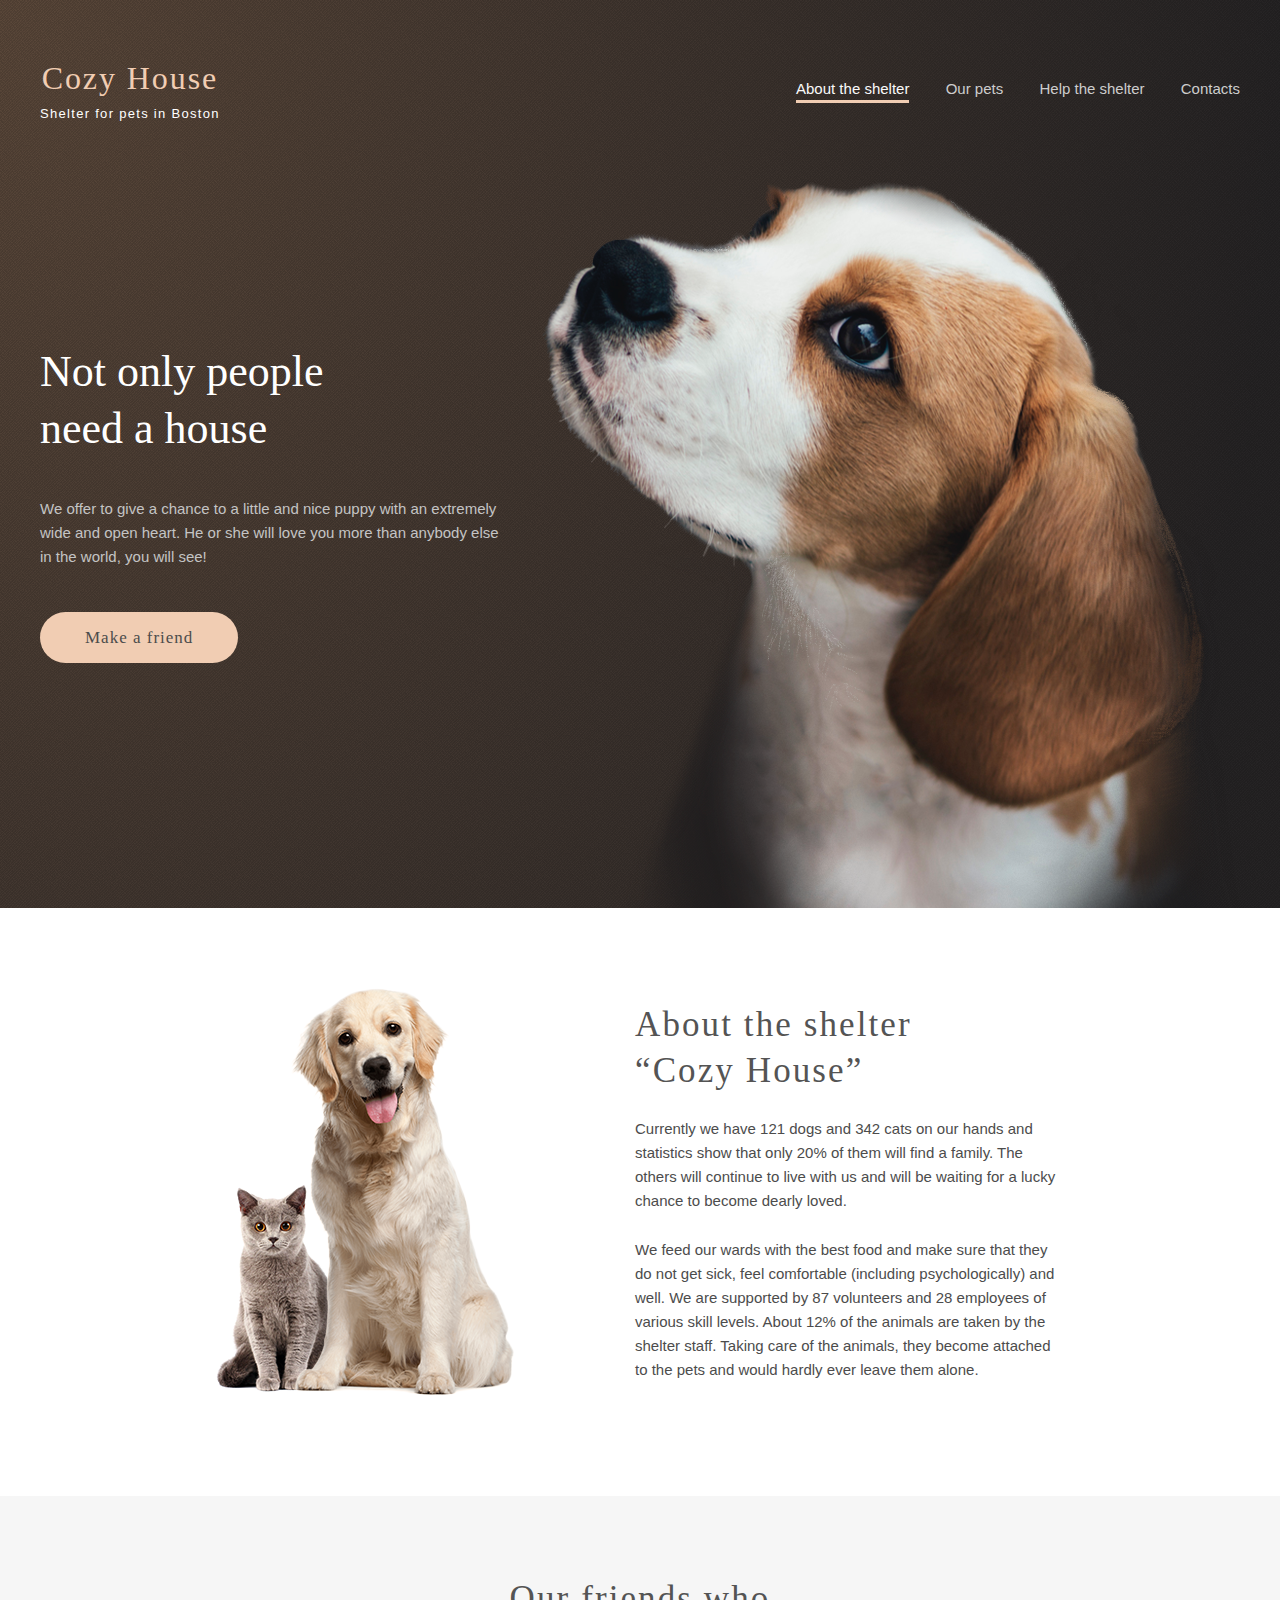
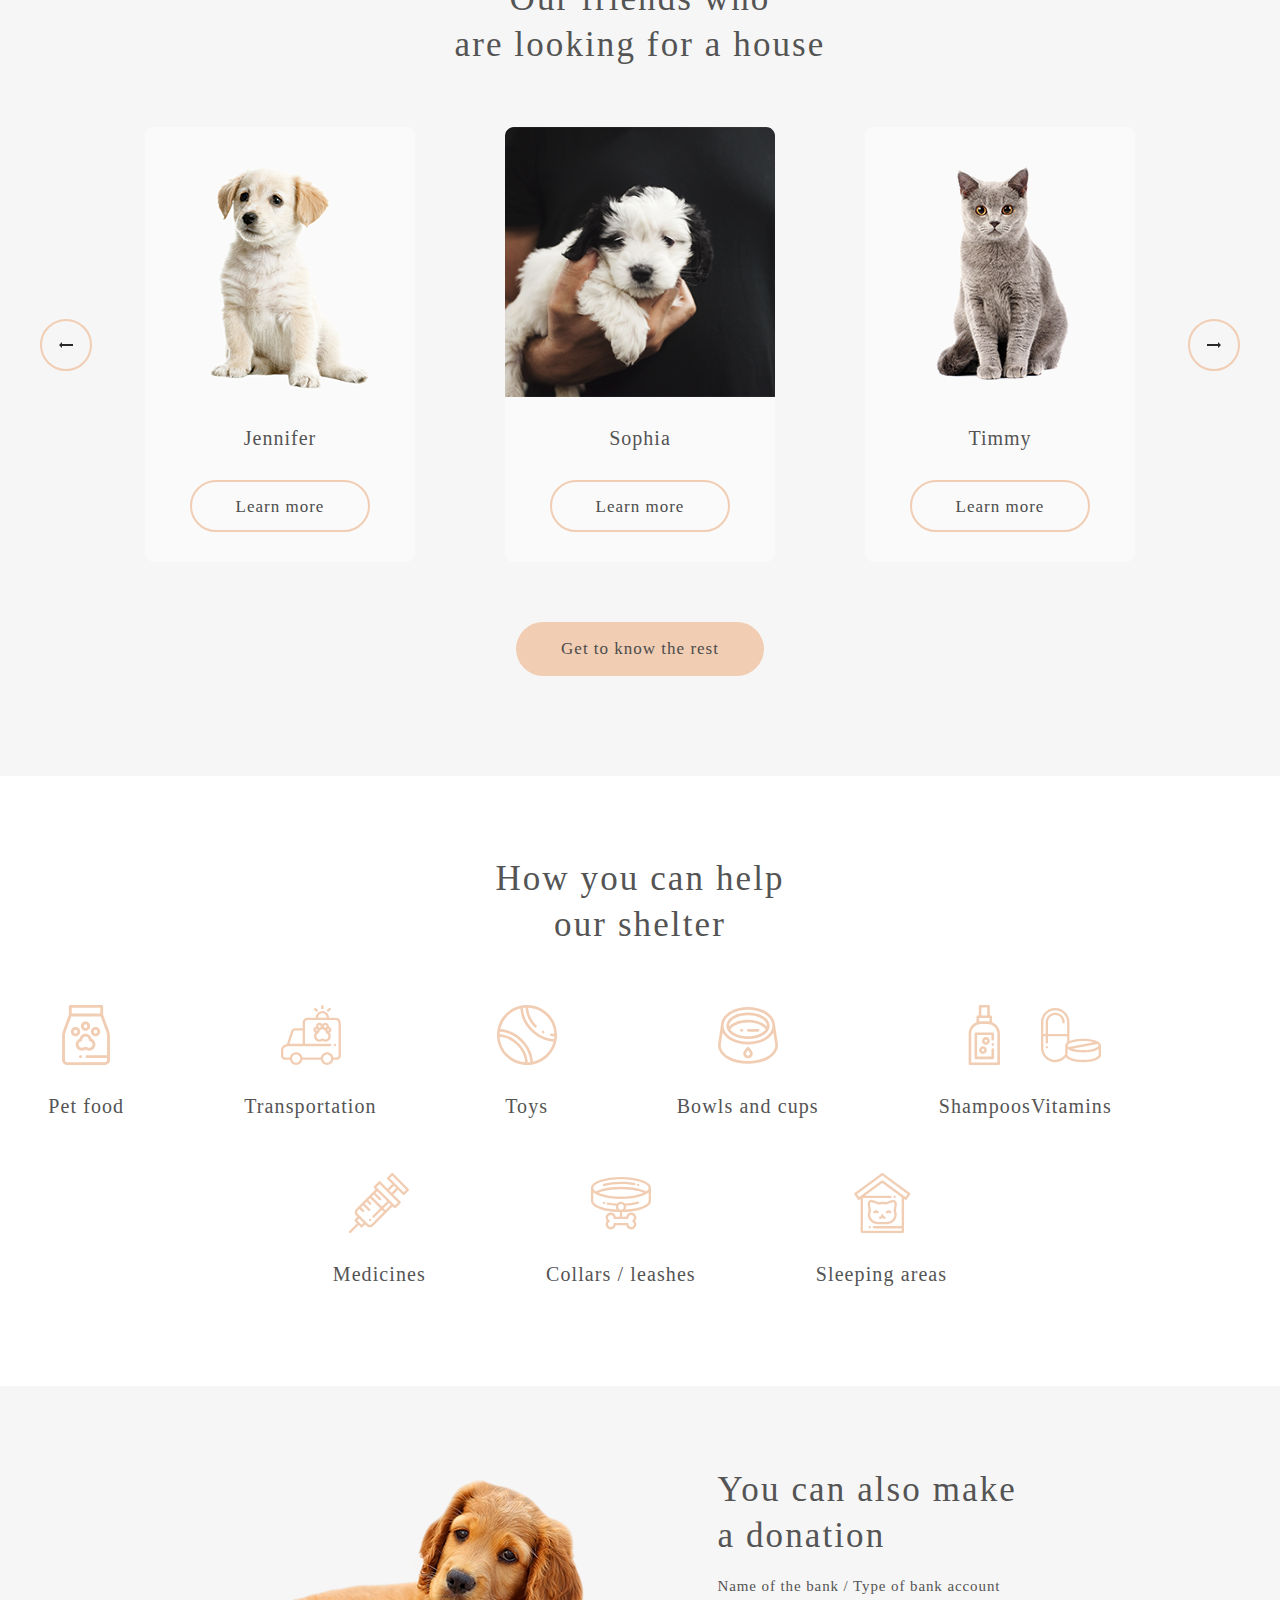
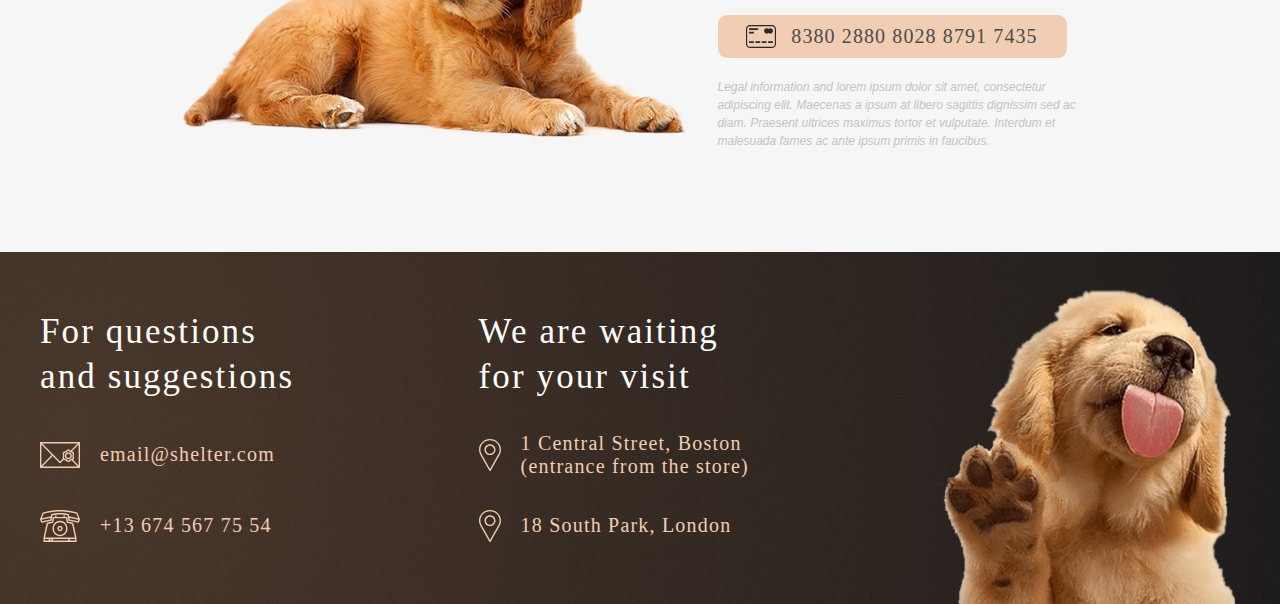
<file: pages/main/index.html>
<!DOCTYPE html>
<html lang="en">

<head>
  <meta charset="UTF-8">
  <meta name="viewport" content="width=device-width, initial-scale=1, shrink-to-fit=no, user-scalable=no">
  <link rel="stylesheet" href="./style.css">
  <title>Document</title>
</head>

<body>

  <h1>Cozy House</h1>

  <header class="header">
    <div class="container">
      <div class="header__inner">
        <a href="" class="logo">
          <span>Cozy House</span>
          <span>Shelter for pets in Boston</span>
        </a>
        <button id="burger" class="burger">
          <span></span>
        </button>
        <nav class="header__nav">
          <ul>
            <li class="nav__link">
              <a href="index.html" class="active">About the shelter</a>
            </li>
            <li class="nav__link">
              <a href="../pets/index.html">Our pets</a>
            </li>
            <li class="nav__link">
              <a href="#">Help the shelter</a>
            </li>
            <li class="nav__link">
              <a href="#">Contacts</a>
            </li>
          </ul>
        </nav>
      </div>
    </div>
  </header>

  <main class="wrapper">

    <section class="main">
      <div class="container">
        <div class="main__inner">
          <article class="main__info">
            <h2>Not only people need a house</h2>
            <p>We offer to give a chance to a little and nice puppy with an extremely wide and open heart. He or she
              will love you more than anybody else in the world, you will see!</p>
            <a href="../pets/index.html" class="btn  btn-fill">Make a friend</a>
          </article>
          <div class="main__img">
            <img src="../../assets/images/start-screen-puppy.png" alt="">
          </div>
        </div>
      </div>
    </section>

    <section class="about">
      <div class="container">
        <div class="about__inner">
          <div class="about__img">
            <img src="../../assets/images/about-pets.png" alt="">
          </div>
          <article class="about__info">
            <h3>About the shelter “Cozy House”</h3>
            <p>Currently we have 121 dogs and 342 cats on our hands and statistics show that only 20% of them will find
              a family. The others will continue to live with us and will be waiting for a lucky chance to become dearly
              loved.</p>
            <p>We feed our wards with the best food and make sure that they do not get sick, feel comfortable (including
              psychologically) and well. We are supported by 87 volunteers and 28 employees of various skill levels.
              About 12% of the animals are taken by the shelter staff. Taking care of the animals, they become attached
              to the pets and would hardly ever leave them alone.</p>
          </article>
        </div>
      </div>
    </section>

    <section class="pets">
      <div class="container">
        <h3>Our friends who <br>
          are looking for a house</h3>
        <div class="pets__slider__wr">
          <div class="pets__slider"></div>
          <div class="pets__slider__nav">
            <button href="#" class="btn-arrow arrow-left" id="arrow-left">
              <svg width="14" height="6" viewBox="0 0 14 6" fill="none" xmlns="http://www.w3.org/2000/svg">
                <path d="M14 2V4H3V6L0 3L3 0V2H14Z" fill="#292929" />
              </svg>
            </button>
            <button href="#" class="btn-arrow arrow-right" id="arrow-right">
              <svg width="14" height="6" viewBox="0 0 14 6" fill="none" xmlns="http://www.w3.org/2000/svg">
                <path d="M0 4V2L11 2V0L14 3L11 6V4L0 4Z" fill="#292929" />
              </svg>
            </button>
          </div>
        </div>
        <div class="pets__more">
          <a href="../pets/index.html" class="btn btn-fill">Get to know the rest</a>
        </div>
      </div>
    </section>

    <section class="help">
      <div class="container">
        <h3>How you can help <br>
          our shelter</h3>
        <div class="help__inner">

          <div class="help__item">
            <span>
              <img src="../../assets/icons/icon-pet-food.svg" alt="">
            </span>
            <h4>Pet food</h4>
          </div>

          <div class="help__item">
            <span>
              <img src="../../assets/icons/transportation.svg" alt="">
            </span>
            <h4>Transportation</h4>
          </div>

          <div class="help__item">
            <span>
              <img src="../../assets/icons/icon-toys.svg" alt="">
            </span>
            <h4>Toys</h4>
          </div>

          <div class="help__item">
            <span>
              <img src="../../assets/icons/icon-bowls-and-cups.svg" alt="">
            </span>
            <h4>Bowls and cups</h4>
          </div>

          <div class="help__item">
            <span>
              <img src="../../assets/icons/icon-shampoos.svg" alt="">
            </span>
            <h4>Shampoos</h4>
          </div>

          <div class="help__item">
            <span>
              <img src="../../assets/icons/icon-vitamins.svg" alt="">
            </span>
            <h4>Vitamins</h4>
          </div>

          <div class="help__item">
            <span>
              <img src="../../assets/icons/icon-medicines.svg" alt="">
            </span>
            <h4>Medicines</h4>
          </div>

          <div class="help__item">
            <span>
              <img src="../../assets/icons/icon-collars-leashes.svg" alt="">
            </span>
            <h4>Collars / leashes</h4>
          </div>

          <div class="help__item">
            <span>
              <img src="../../assets/icons/icon-sleeping-area.svg" alt="">
            </span>
            <h4>Sleeping areas</h4>
          </div>

        </div>
      </div>
    </section>

    <section class="donation">
      <div class="container">
        <div class="donation__inner">
          <div class="donation__img">
            <img src="../../assets/images/donation-dog.png" alt="">
          </div>
          <article class="donation__info">
            <h3>You can also make a donation</h3>
            <h5>Name of the bank / Type of bank account</h5>
            <a href="#" class="btn btn-fill btn__donation">
              <div class="btn__donation-img">
                <img src="../../assets/icons/credit-card.svg" alt="">
              </div>
              <h4>8380 2880 8028 8791 7435</h4>
            </a>
            <p class="small"><em>Legal information and lorem ipsum dolor sit amet, consectetur adipiscing elit. Maecenas
                a ipsum at libero sagittis dignissim sed ac diam. Praesent ultrices maximus tortor et vulputate.
                Interdum et malesuada fames ac ante ipsum primis in faucibus.</em></p>
          </article>
        </div>
      </div>
    </section>

  </main>

  <footer class="footer">
    <div class="container">
      <div class="footer__inner">
        <div class="footer__col">
          <h3>For questions and suggestions</h3>
          <a class="footer__link" href="mailto:email@shelter.com">
            <span>
              <img src="../../assets/icons/mail.svg" alt="">
            </span>
            <h4>email@shelter.com</h4>
          </a>
          <a class="footer__link" href="tel:+7800229933">
            <span>
              <img src="../../assets/icons/phone.svg" alt="">
            </span>
            <h4>+13 674 567 75 54</h4>
          </a>
        </div>
        <div class="footer__col">
          <h3>We are waiting for your visit</h3>
          <a class="footer__link" href="https://goo.gl/maps/GMUeBBWwYs4LDQ868" target="_blank">
            <span>
              <img src="../../assets/icons/pin.svg" alt="">
            </span>
            <h4>1 Central Street, Boston (entrance from the store)</h4>
          </a>
          <a class="footer__link" href="https://goo.gl/maps/C7XTrTay9AEsrSsTA" target="_blank">
            <span>
              <img src="../../assets/icons/pin.svg" alt="">
            </span>
            <h4>18 South Park, London </h4>
          </a>
        </div>
        <div class="footer__col">
          <img src="../../assets/images/footer-puppy.png" alt="">
        </div>
      </div>
    </div>
  </footer>

  <div id="overlay" class="overlay"></div>

  <div class="modal pet">
    <a href="#" class="modal__close">
      <svg width="12" height="12" viewBox="0 0 12 12" fill="none" xmlns="http://www.w3.org/2000/svg">
        <path fill-rule="evenodd" clip-rule="evenodd" d="M7.42618 6.00003L11.7046 1.72158C12.0985 1.32775 12.0985 0.689213 11.7046 0.295433C11.3108 -0.0984027 10.6723 -0.0984027 10.2785 0.295433L5.99998 4.57394L1.72148 0.295377C1.32765 -0.098459 0.68917 -0.098459 0.295334 0.295377C-0.0984448 0.689213 -0.0984448 1.32775 0.295334 1.72153L4.57383 5.99997L0.295334 10.2785C-0.0984448 10.6723 -0.0984448 11.3108 0.295334 11.7046C0.68917 12.0985 1.32765 12.0985 1.72148 11.7046L5.99998 7.42612L10.2785 11.7046C10.6723 12.0985 11.3108 12.0985 11.7046 11.7046C12.0985 11.3108 12.0985 10.6723 11.7046 10.2785L7.42618 6.00003Z" fill="#292929"/>
      </svg>
    </a>
    <div class="pet__inner">
      <div class="pet__img">
        <img id="photo" src="../../assets/images/pets-jennifer.png" alt="">
      </div>
      <div class="pet__desc">
        <h3 id="name">Jennifer</h3>
        <h4 id="type">Dog - Labrador</h4>
        <p id="description">Jennifer is a sweet 2 months old Labrador that is patiently waiting to find a new forever home. This girl really enjoys being able to go outside to run and play, but won't hesitate to play up a storm in the house if she has all of her favorite toys.</p>
        <ul>
          <li><strong>Age:</strong> <span id="age"></span></li>
          <li><strong>Inoculations:</strong> <span id="inoculations"></span></li>
          <li><strong>Diseases:</strong> <span id="diseases"></span></li>
          <li><strong>Parasites:</strong> <span id="parasites"></span></li>
        </ul>
      </div>
    </div>
  </div>

  <script src="./script.js" ></script>

</body>

</html>
</file>
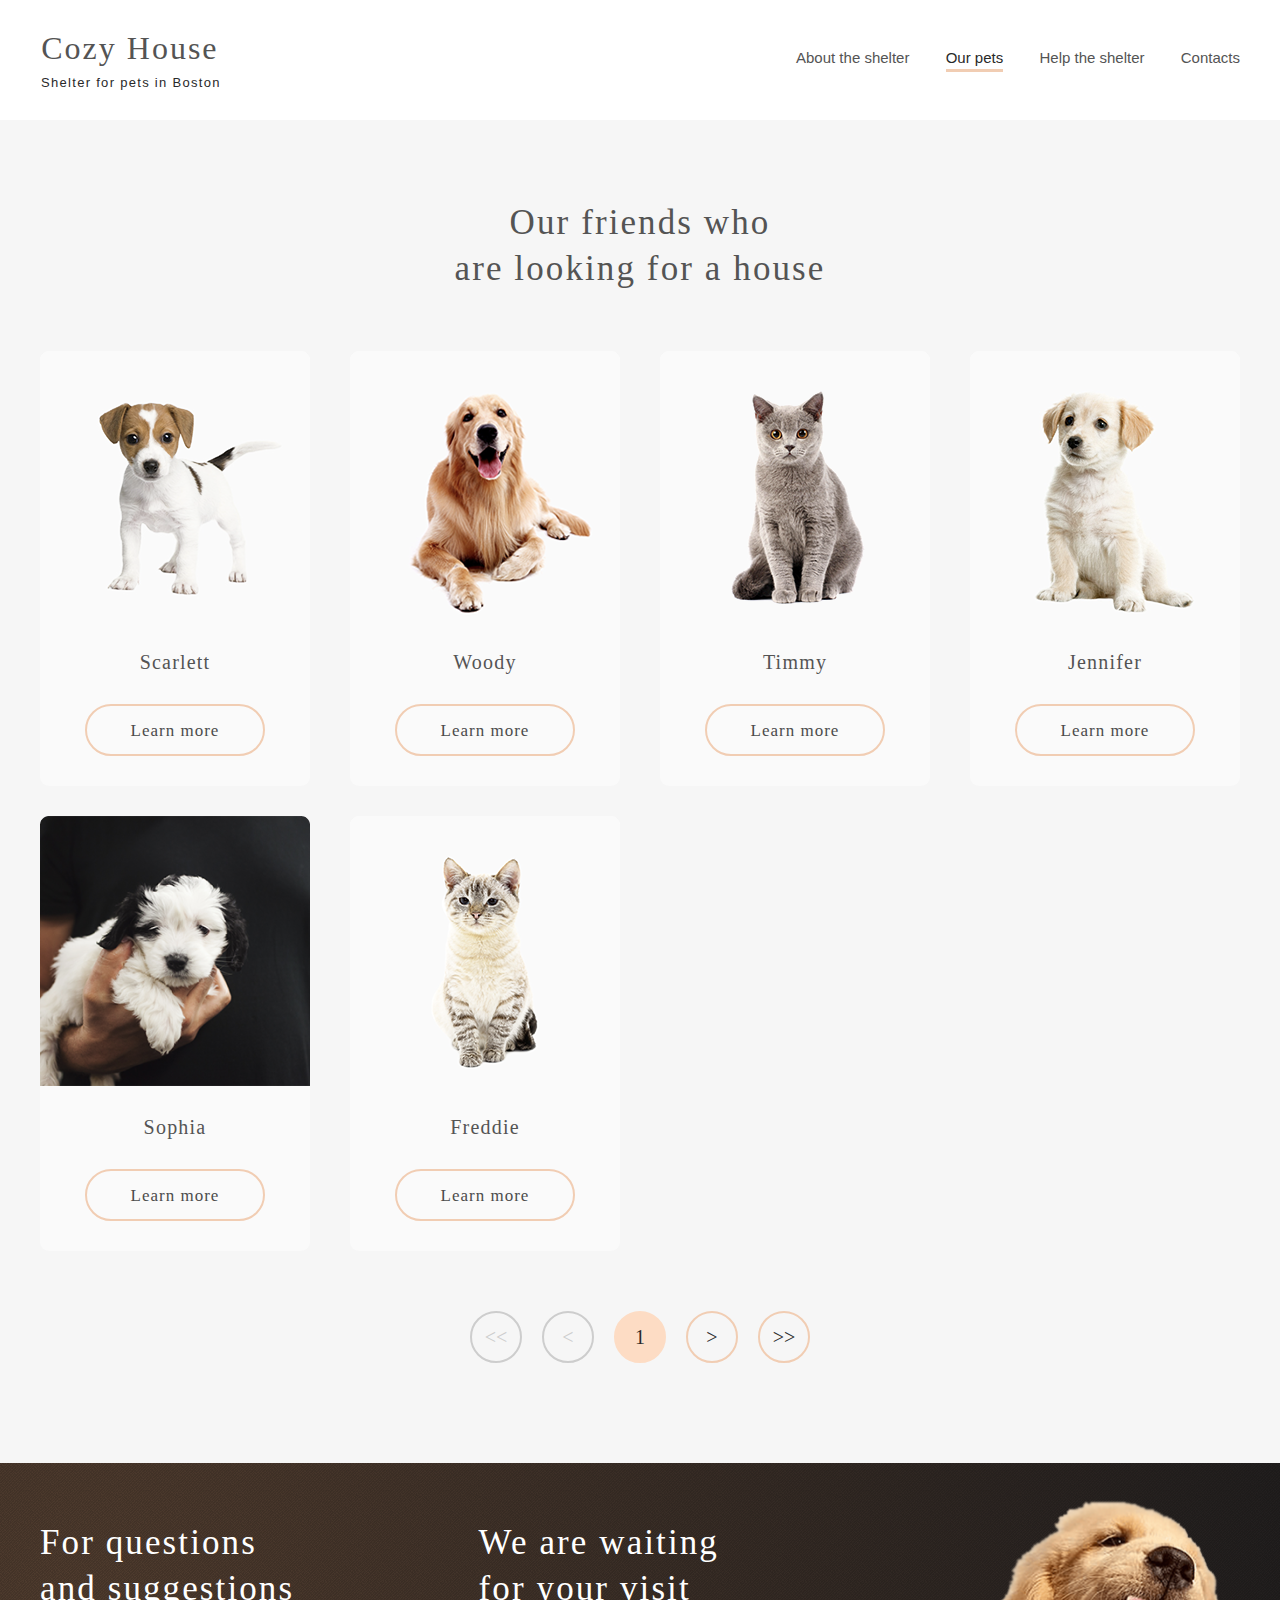
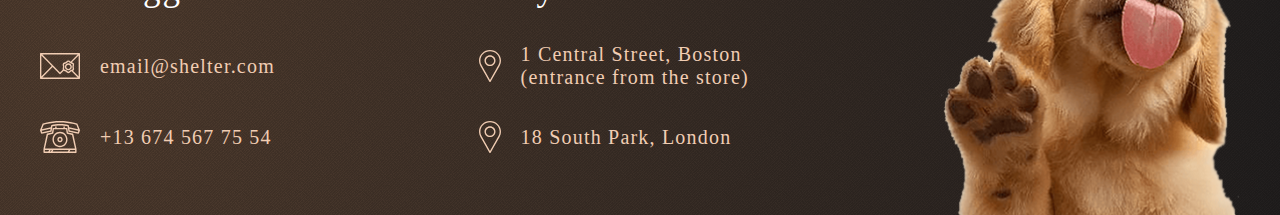
<file: pages/pets/index.html>
<!DOCTYPE html>
<html lang="en">

<head>
  <meta charset="UTF-8">
  <meta name="viewport" content="width=device-width, initial-scale=1, shrink-to-fit=no, user-scalable=no">
  <link rel="stylesheet" href="./style.css">
  <title>Document</title>
</head>

<body>

  <h1>Cozy House</h1>

  <header id="header" class="header header-light">
    <div class="container">
      <div class="header__inner">
        <a href="../main/index.html" class="logo">
          <span>Cozy House</span>
          <span>Shelter for pets in Boston</span>
        </a>
        <div id="burger" class="burger">
          <span></span>
        </div>
        <nav class="header__nav">
          <ul>
            <li class="nav__link">
              <a href="../main/index.html">About the shelter</a>
            </li>
            <li class="nav__link">
              <a href="./index.html" class="active">Our pets</a>
            </li>
            <li class="nav__link">
              <a href="#">Help the shelter</a>
            </li>
            <li class="nav__link">
              <a href="#">Contacts</a>
            </li>
          </ul>
        </nav>
      </div>
    </div>
  </header>

  <main class="wrapper static-wrapper">

    <section class="pets">
      <div class="container">
        <h3>Our friends who <br>
          are looking for a house</h3>
        <div class="pets__grid">

        </div>
        <div class="pets__navigation">
          <nav>
            <ul id="pagination">
              <li><button id="firstPage" class="btn-arrow">
                  <<</button> </li> <li><button id="prevPage" class="btn-arrow">
                      <</button> </li> <li>
                        <div id="numOfPage" class="btn-arrow active">1</div>
              </li>
              <li><button id="nextPage" class="btn-arrow">></button></li>
              <li><button id="lastPage" class="btn-arrow">>></button></li>
            </ul>
          </nav>
        </div>
      </div>
    </section>

  </main>

  <footer class="footer">
    <div class="container">
      <div class="footer__inner">
        <div class="footer__col">
          <h3>For questions and suggestions</h3>
          <a class="footer__link" href="mailto:email@shelter.com">
            <span>
              <img src="../../assets/icons/mail.svg" alt="">
            </span>
            <h4>email@shelter.com</h4>
          </a>
          <a class="footer__link" href="tel:+7800229933">
            <span>
              <img src="../../assets/icons/phone.svg" alt="">
            </span>
            <h4>+13 674 567 75 54</h4>
          </a>
        </div>
        <div class="footer__col">
          <h3>We are waiting for your visit</h3>
          <a class="footer__link" href="https://goo.gl/maps/GMUeBBWwYs4LDQ868" target="_blank">
            <span>
              <img src="../../assets/icons/pin.svg" alt="">
            </span>
            <h4>1 Central Street, Boston (entrance from the store)</h4>
          </a>
          <a class="footer__link" href="https://goo.gl/maps/C7XTrTay9AEsrSsTA" target="_blank">
            <span>
              <img src="../../assets/icons/pin.svg" alt="">
            </span>
            <h4>18 South Park, London </h4>
          </a>
        </div>
        <div class="footer__col">
          <img src="../../assets/images/footer-puppy.png" alt="">
        </div>
      </div>
    </div>
  </footer>

  <div id="overlay" class="overlay"></div>

  <div class="modal pet">
    <button class="modal__close">
      <svg width="12" height="12" viewBox="0 0 12 12" fill="none" xmlns="http://www.w3.org/2000/svg">
        <path fill-rule="evenodd" clip-rule="evenodd"
          d="M7.42618 6.00003L11.7046 1.72158C12.0985 1.32775 12.0985 0.689213 11.7046 0.295433C11.3108 -0.0984027 10.6723 -0.0984027 10.2785 0.295433L5.99998 4.57394L1.72148 0.295377C1.32765 -0.098459 0.68917 -0.098459 0.295334 0.295377C-0.0984448 0.689213 -0.0984448 1.32775 0.295334 1.72153L4.57383 5.99997L0.295334 10.2785C-0.0984448 10.6723 -0.0984448 11.3108 0.295334 11.7046C0.68917 12.0985 1.32765 12.0985 1.72148 11.7046L5.99998 7.42612L10.2785 11.7046C10.6723 12.0985 11.3108 12.0985 11.7046 11.7046C12.0985 11.3108 12.0985 10.6723 11.7046 10.2785L7.42618 6.00003Z"
          fill="#292929" />
      </svg>
    </button>
    <div class="pet__inner">
      <div class="pet__img">
        <img id="photo" src="../../assets/images/pets-jennifer.png" alt="">
      </div>
      <div class="pet__desc">
        <h3 id="name">Jennifer</h3>
        <h4 id="type">Dog - Labrador</h4>
        <p id="description">Jennifer is a sweet 2 months old Labrador that is patiently waiting to find a new forever
          home. This girl really enjoys being able to go outside to run and play, but won't hesitate to play up a storm
          in the house if she has all of her favorite toys.</p>
        <ul>
          <li><strong>Age:</strong> <span id="age"></span></li>
          <li><strong>Inoculations:</strong> <span id="inoculations"></span></li>
          <li><strong>Diseases:</strong> <span id="diseases"></span></li>
          <li><strong>Parasites:</strong> <span id="parasites"></span></li>
        </ul>
      </div>
    </div>
  </div>

  <script src="./script.js"></script>
</body>

</html>
</file>
<file: pages/main/style.css>
*,
*::before,
*::after {
  margin: 0;
  padding: 0;
  -webkit-box-sizing: border-box;
  box-sizing: border-box;
  text-decoration: none;
  list-style: none;
}

body {
  font-size: 16px;
  line-height: 160%;
  font-family: Arial, sans-seirif;
  max-width: 1920px;
  margin: 0 auto;
  overflow-x: hidden;
}

h1 {
  position: absolute;
  top: -9999px;
  left: -9999px;
  overflow: hidden;
  width: 0;
  height: 0;
  max-width: 0;
  max-height: 0;
  border: 0;
  margin: 0;
  padding: 0;
  opacity: 0;
  color: transparent;
}

h2 {
  font-family: Georgia, sans-seirif;
  font-style: normal;
  font-weight: 400;
  font-size: 44px;
  line-height: 130%;
  letter-spacing: normal;
}

h3 {
  font-family: Georgia, sans-seirif;
  font-style: normal;
  font-weight: 400;
  font-size: 35px;
  line-height: 130%;
  letter-spacing: 2.1px;
}

h4 {
  font-family: Georgia, sans-seirif;
  font-style: normal;
  font-weight: 400;
  font-size: 20px;
  line-height: 115%;
  letter-spacing: 1px;
}

h5 {
  font-family: Georgia, sans-seirif;
  font-style: normal;
  font-weight: 400;
  font-size: 15px;
  line-height: 110%;
  letter-spacing: normal;
}

p {
  font-style: normal;
  font-weight: 400;
  font-size: 15px;
  line-height: 160%;
  color: #C4C4C4;
}

p.small {
  font-weight: 400;
  font-size: 12px;
  line-height: 150%;
}

.static-wrapper {
  padding-top: 120px;
}

.container {
  max-width: 1230px;
  padding: 0 15px;
  margin: 0 auto;
}

.btn {
  padding: 16px 45px 16px 45px;
  border-radius: 100px;
  font-family: Georgia, sans-seirif;
  font-style: normal;
  font-weight: 400;
  font-size: 17px;
  line-height: 130%;
  letter-spacing: 1px;
  -webkit-transition: all .1s linear;
  -o-transition: all .1s linear;
  transition: all .1s linear;
}

.btn-fill {
  color: #4C4C4C;
  background: #F1CDB3;
}

.btn-fill:hover {
  background: #FDDCC4;
}

.btn-off {
  color: #CDCDCD;
  border: 2px solid #CDCDCD;
  cursor: unset;
  pointer-events: none;
}

.btn-transparent {
  padding: 14px 44px 12px 44px;
  border: 2px solid #F1CDB3;
  border-radius: 100px;
  color: #4C4C4C;
}

.btn-transparent:hover {
  background: #FDDCC4;
  border-color: #FDDCC4;
}

.btn-arrow {
  display: -webkit-box;
  display: -ms-flexbox;
  display: flex;
  -webkit-box-align: center;
  -ms-flex-align: center;
  align-items: center;
  -webkit-box-pack: center;
  -ms-flex-pack: center;
  justify-content: center;
  background: transparent;
  outline: none;
  cursor: pointer;
  border: 2px solid #F1CDB3;
  border-radius: 100px;
  -webkit-transition: all .1s linear;
  -o-transition: all .1s linear;
  transition: all .1s linear;
  width: 52px;
  height: 52px;
  font-family: Georgia;
  font-style: normal;
  font-weight: normal;
  font-size: 20px;
  line-height: 115%;
  color: #292929;
}

.btn-arrow:hover {
  background: #FDDCC4;
  border-color: #FDDCC4;
  -webkit-transition: all .1s linear;
  -o-transition: all .1s linear;
  transition: all .1s linear;
}

.btn-arrow.active {
  background: #FDDCC4;
  border-color: #FDDCC4;
}

.btn-arrow.inactive,
.btn-arrow:disabled {
  border-color: #CDCDCD;
  color: #CDCDCD;
  cursor: unset;
}

.btn-arrow.inactive svg path,
.btn-arrow:disabled svg path {
  fill: #CDCDCD;
}

.btn-arrow.inactive:hover,
.btn-arrow:disabled:hover {
  background: transparent;
  border-color: #CDCDCD;
}

.btn:hover {
  -webkit-transition: all .1s linear;
  -o-transition: all .1s linear;
  transition: all .1s linear;
}

.overlay {
  visibility: hidden;
  position: fixed;
  top: 0;
  left: 0;
  width: 100vw;
  height: 100vh;
  z-index: 100;
  background: rgba(41, 41, 41, 0.6);
  display: -webkit-box;
  display: -ms-flexbox;
  display: flex;
  -webkit-box-align: center;
  -ms-flex-align: center;
  align-items: center;
  -webkit-box-pack: center;
  -ms-flex-pack: center;
  justify-content: center;
  opacity: 0;
  -webkit-transition: all .3s linear;
  -o-transition: all .3s linear;
  transition: all .3s linear;
}

.overlay.active {
  visibility: visible;
  opacity: 1;
  -webkit-transition: all .3s linear;
  -o-transition: all .3s linear;
  transition: all .3s linear;
}

.overlay:hover+.modal .modal__close {
  background: #F1CDB3;
  -webkit-transition: all .3s linear;
  -o-transition: all .3s linear;
  transition: all .3s linear;
}

.modal {
  visibility: hidden;
  position: fixed;
  top: 50%;
  left: 50%;
  z-index: 101;
  -webkit-transform: translate(-50%, -50%);
  -ms-transform: translate(-50%, -50%);
  transform: translate(-50%, -50%);
  width: 100%;
  max-width: 900px;
  background: #FAFAFA;
  border-radius: 9px;
  -webkit-box-shadow: 0px 2px 35px 14px rgba(13, 13, 13, 0.04);
  box-shadow: 0px 2px 35px 14px rgba(13, 13, 13, 0.04);
  opacity: 0;
  -webkit-transition: opacity .3s linear;
  -o-transition: opacity .3s linear;
  transition: opacity .3s linear;
}

.modal.active {
  visibility: visible;
  opacity: 1;
  -webkit-transition: opacity .3s linear;
  -o-transition: opacity .3s linear;
  transition: opacity .3s linear;
}

.modal__close {
  display: -webkit-box;
  display: -ms-flexbox;
  display: flex;
  -webkit-box-align: center;
  -ms-flex-align: center;
  align-items: center;
  -webkit-box-pack: center;
  -ms-flex-pack: center;
  justify-content: center;
  position: absolute;
  top: -52px;
  right: -40px;
  width: 52px;
  height: 52px;
  border: 2px solid #F1CDB3;
  -webkit-box-sizing: border-box;
  box-sizing: border-box;
  background: transparent;
  border-radius: 100px;
  -webkit-transition: all .3s linear;
  -o-transition: all .3s linear;
  transition: all .3s linear;
  outline: none;
  cursor: pointer;
}

.modal__close:hover {
  background: #F1CDB3;
  -webkit-transition: all .3s linear;
  -o-transition: all .3s linear;
  transition: all .3s linear;
}

.pet__inner {
  display: -webkit-box;
  display: -ms-flexbox;
  display: flex;
  -webkit-box-align: start;
  -ms-flex-align: start;
  align-items: flex-start;
  -webkit-box-pack: justify;
  -ms-flex-pack: justify;
  justify-content: space-between;
  border-radius: 9px;
  overflow: hidden;
  padding-right: 20px;
}

.pet__img {
  display: -webkit-box;
  display: -ms-flexbox;
  display: flex;
  -webkit-box-align: center;
  -ms-flex-align: center;
  align-items: center;
  -webkit-box-pack: center;
  -ms-flex-pack: center;
  justify-content: center;
  width: 100%;
  margin-right: 29px;
}

.pet__img img {
  width: 100%;
}

.pet__desc {
  max-width: 351px;
  padding-top: 50px;
}

.pet__desc h3 {
  margin-bottom: 10px;
}

.pet__desc h4 {
  margin-bottom: 40px;
}

.pet__desc p {
  margin-bottom: 40px;
  font-family: Georgia, sans-seirif;
  font-size: 15px;
  line-height: 120%;
  letter-spacing: 0.06em;
  color: #000000;
}

.pet__desc ul li {
  font-family: Georgia, sans-seirif;
  position: relative;
  padding-left: 14px;
  margin-bottom: 11px;
  font-size: 15px;
  line-height: 110%;
  letter-spacing: 0.06em;
  color: #000000;
}

.pet__desc ul li:last-child {
  margin-bottom: 0;
}

.pet__desc ul li::before {
  content: "";
  position: absolute;
  top: 50%;
  left: 0;
  -webkit-transform: translate(0%, -50%);
  -ms-transform: translate(0%, -50%);
  transform: translate(0%, -50%);
  width: 4px;
  height: 4px;
  background: #F1CDB3;
  border-radius: 50%;
}

@media (max-width: 1023px) {
  .container {
    padding: 0 30px;
  }

  .modal {
    max-width: 630px;
  }

  .pet__inner {
    padding-right: 9px;
  }

  .pet__desc {
    max-width: 261px;
    padding: 10px 0;
  }

  .pet__desc h4 {
    margin-bottom: 20px;
  }

  .pet__desc p {
    font-size: 13px;
    margin-bottom: 20px;
  }

  .pet__img {
    margin-right: 10px;
  }
}

@media (max-width: 740px) {
  .modal {
    max-width: 240px;
  }

  .modal__close {
    right: -31px;
  }

  .pet__inner {
    padding: 10px;
  }

  .pet__desc {
    padding: 0;
  }

  .pet__desc h3 {
    text-align: center;
  }

  .pet__desc h4 {
    text-align: center;
  }

  .pet__desc p {
    text-align: justify;
  }

  .pet__img {
    display: none;
  }
}

@media (max-width: 568px) {
  .static-wrapper {
    padding-top: 81px;
  }

  .container {
    padding: 0 10px;
  }

  h2 {
    font-size: 25px;
    text-align: center;
  }

  h3 {
    letter-spacing: 1.5px;
    font-size: 25px;
    text-align: center;
  }

  h4 {
    font-size: 15px;
  }

  p.small {
    text-align: justify;
  }
}

.header {
  position: absolute;
  top: 61px;
  left: 0;
  width: 100%;
}

.header__inner {
  display: -webkit-box;
  display: -ms-flexbox;
  display: flex;
  -webkit-box-align: center;
  -ms-flex-align: center;
  align-items: center;
  -webkit-box-pack: justify;
  -ms-flex-pack: justify;
  justify-content: space-between;
}

.logo {
  display: -webkit-box;
  display: -ms-flexbox;
  display: flex;
  -webkit-box-orient: vertical;
  -webkit-box-direction: normal;
  -ms-flex-direction: column;
  flex-direction: column;
  -webkit-box-align: center;
  -ms-flex-align: center;
  align-items: center;
  -webkit-box-pack: center;
  -ms-flex-pack: center;
  justify-content: center;
}

.logo span:first-child {
  margin-bottom: 10px;
  font-family: Georgia;
  font-style: normal;
  font-weight: normal;
  font-size: 32px;
  line-height: 110%;
  letter-spacing: 0.06em;
  color: #F1CDB3;
}

.logo span:last-child {
  font-weight: normal;
  font-size: 13px;
  line-height: 15px;
  letter-spacing: 1.3px;
  color: #FFFFFF;
}

.header__nav {
  width: 100%;
  max-width: 444px;
  position: relative;
  top: -2px;
}

.header__nav ul {
  display: -webkit-box;
  display: -ms-flexbox;
  display: flex;
  -webkit-box-align: center;
  -ms-flex-align: center;
  align-items: center;
  -webkit-box-pack: justify;
  -ms-flex-pack: justify;
  justify-content: space-between;
}

.nav__link {
  display: -webkit-box;
  display: -ms-flexbox;
  display: flex;
  -webkit-box-align: center;
  -ms-flex-align: center;
  align-items: center;
  -webkit-box-pack: center;
  -ms-flex-pack: center;
  justify-content: center;
}

.nav__link a {
  display: -webkit-box;
  display: -ms-flexbox;
  display: flex;
  font-style: normal;
  font-weight: normal;
  font-size: 15px;
  line-height: 160%;
  letter-spacing: normal;
  color: #CDCDCD;
  -webkit-transition: all .3s linear;
  -o-transition: all .3s linear;
  transition: all .3s linear;
  position: relative;
}

.nav__link a::after {
  display: none;
  content: "";
  position: absolute;
  bottom: -2px;
  width: 100%;
  height: 3px;
  background: #F1CDB3;
}

.nav__link a:hover {
  color: #FAFAFA;
  -webkit-transition: all .3s linear;
  -o-transition: all .3s linear;
  transition: all .3s linear;
}

.nav__link a.active {
  color: #FAFAFA;
}

.nav__link a.active::after {
  display: block;
}

.nav__link.disabled a {
  cursor: not-allowed;
}

.nav__link.disabled a:hover {
  color: #CDCDCD;
}

.main {
  background: url("../../assets/images/noise_transparent.png"), -o-radial-gradient(0% 0%, 100% 215.42%, #5B483A 0%, #262425 100%), #211F20;
  background: url("../../assets/images/noise_transparent.png"), radial-gradient(100% 215.42% at 0% 0%, #5B483A 0%, #262425 100%), #211F20;
  background-repeat: repeat;
}

.main__inner {
  display: -webkit-box;
  display: -ms-flexbox;
  display: flex;
  -webkit-box-align: center;
  -ms-flex-align: center;
  align-items: center;
  -webkit-box-pack: justify;
  -ms-flex-pack: justify;
  justify-content: space-between;
}

.main__info {
  width: 100%;
  max-width: 460px;
  padding-top: 86px;
}

.main__info h2 {
  color: #FFFFFF;
  max-width: 310px;
  margin-bottom: 40px;
}

.main__info p {
  margin-bottom: 56px;
}

.main__img {
  display: -webkit-box;
  display: -ms-flexbox;
  display: flex;
  -webkit-box-align: center;
  -ms-flex-align: center;
  align-items: center;
  -webkit-box-pack: center;
  -ms-flex-pack: center;
  justify-content: center;
  padding-top: 180px;
}

.main__img img {
  max-width: 100%;
}

.about {
  padding: 80px 0 100px;
}

.about__inner {
  display: -webkit-box;
  display: -ms-flexbox;
  display: flex;
  -webkit-box-align: center;
  -ms-flex-align: center;
  align-items: center;
  -webkit-box-pack: center;
  -ms-flex-pack: center;
  justify-content: center;
}

.about__img {
  display: -webkit-box;
  display: -ms-flexbox;
  display: flex;
  -webkit-box-align: center;
  -ms-flex-align: center;
  align-items: center;
  -webkit-box-pack: center;
  -ms-flex-pack: center;
  justify-content: center;
  margin-right: 120px;
}

.about__img img {
  max-width: 100%;
}

.about__info {
  width: 100%;
  max-width: 430px;
}

.about__info h3 {
  margin-bottom: 24px;
  max-width: 360px;
  color: #545454;
}

.about__info p {
  margin-bottom: 25px;
  color: #4C4C4C;
}

.about__info p:last-child {
  margin-bottom: 0;
}

.pets {
  padding: 80px 0 100px;
  background: #F6F6F6;
}

.pets h3 {
  color: #545454;
  text-align: center;
  max-width: 400px;
  margin: 0 auto 60px;
}

.pets__slider__wr {
  position: relative;
  margin-bottom: 60px;
}

.pets__slider {
  display: -webkit-box;
  display: -ms-flexbox;
  display: flex;
  -webkit-box-align: center;
  -ms-flex-align: center;
  align-items: center;
  overflow: hidden;
  max-width: 990px;
  margin: 0 auto;
}

.swiper-wrap {
  display: -webkit-box;
  display: -ms-flexbox;
  display: flex;
  -webkit-box-align: stretch;
  -ms-flex-align: stretch;
  align-items: stretch;
  -webkit-box-pack: start;
  -ms-flex-pack: start;
  justify-content: flex-start;
}

.pet__card {
  display: none;
  -webkit-box-orient: vertical;
  -webkit-box-direction: normal;
  -ms-flex-direction: column;
  flex-direction: column;
  -webkit-box-align: center;
  -ms-flex-align: center;
  align-items: center;
  -webkit-box-pack: center;
  -ms-flex-pack: center;
  justify-content: center;
  min-width: 270px;
  padding-bottom: 30px;
  margin-right: 90px;
  background: #FAFAFA;
  border-radius: 9px;
  opacity: 1;
  -webkit-transition: all 1s linear;
  -o-transition: all 1s linear;
  transition: all 1s linear;
  cursor: pointer;
  opacity: 0;
  -webkit-transform: translate(0px, 100px);
  -ms-transform: translate(0px, 100px);
  transform: translate(0px, 100px);
  -webkit-transition: all .3s linear;
  -o-transition: all .3s linear;
  transition: all .3s linear;
}

.pet__card.active {
  display: -webkit-box;
  display: -ms-flexbox;
  display: flex;
}

.pet__card.fade {
  opacity: 1;
  -webkit-transform: translate(0px, 0px);
  -ms-transform: translate(0px, 0px);
  transform: translate(0px, 0px);
  -webkit-transition: all .3s linear;
  -o-transition: all .3s linear;
  transition: all .3s linear;
}

.pet__card.out {
  opacity: 0;
  -webkit-transform: translate(0px, -50px);
  -ms-transform: translate(0px, -50px);
  transform: translate(0px, -50px);
  -webkit-transition: all .3s linear;
  -o-transition: all .3s linear;
  transition: all .3s linear;
}

.pet__card:last-child {
  margin-right: 0;
}

.pet__card .btn-transparent {
  -webkit-transition: all .3s linear;
  -o-transition: all .3s linear;
  transition: all .3s linear;
}

.pet__card:hover {
  -webkit-box-shadow: 0px 2px 35px 14px rgba(13, 13, 13, 0.04);
  box-shadow: 0px 2px 35px 14px rgba(13, 13, 13, 0.04);
  background: #FFFFFF;
  -webkit-transition: all .3s linear;
  -o-transition: all .3s linear;
  transition: all .3s linear;
}

.pet__card .btn-transparent:hover {
  background: #FDDCC4;
  border-color: #FDDCC4;
  -webkit-transition: all .3s linear;
  -o-transition: all .3s linear;
  transition: all .3s linear;
}

.pet__card-img {
  display: -webkit-box;
  display: -ms-flexbox;
  display: flex;
  -webkit-box-align: center;
  -ms-flex-align: center;
  align-items: center;
  -webkit-box-pack: center;
  -ms-flex-pack: center;
  justify-content: center;
  margin-bottom: 30px;
}

.pet__card-img img {
  max-width: 100%;
}

.pet__card-title {
  text-align: center;
  margin-bottom: 30px;
  color: #545454;
}

.pets__more {
  display: -webkit-box;
  display: -ms-flexbox;
  display: flex;
  -webkit-box-align: center;
  -ms-flex-align: center;
  align-items: center;
  -webkit-box-pack: center;
  -ms-flex-pack: center;
  justify-content: center;
}

.arrow-left {
  position: absolute;
  top: 50%;
  left: 0;
  -webkit-transform: translate(0%, -50%);
  -ms-transform: translate(0%, -50%);
  transform: translate(0%, -50%);
}

.arrow-right {
  position: absolute;
  top: 50%;
  right: 0;
  -webkit-transform: translate(0%, -50%);
  -ms-transform: translate(0%, -50%);
  transform: translate(0%, -50%);
}

.help {
  padding: 80px 0 45px;
}

.help h3 {
  text-align: center;
  color: #545454;
  max-width: 310px;
  margin: 0 auto 58px;
}

.help__inner {
  display: -webkit-box;
  display: -ms-flexbox;
  display: flex;
  -webkit-box-align: stretch;
  -ms-flex-align: stretch;
  align-items: stretch;
  -webkit-box-pack: center;
  -ms-flex-pack: center;
  justify-content: center;
  -ms-flex-wrap: wrap;
  flex-wrap: wrap;
}

.help__item {
  display: -webkit-box;
  display: -ms-flexbox;
  display: flex;
  -webkit-box-orient: vertical;
  -webkit-box-direction: normal;
  -ms-flex-direction: column;
  flex-direction: column;
  -webkit-box-align: center;
  -ms-flex-align: center;
  align-items: center;
  -webkit-box-pack: center;
  -ms-flex-pack: center;
  justify-content: center;
  margin-bottom: 55px;
  width: auto;
  margin-right: 120px;
}

.help__item:nth-child(5n) {
  margin-right: 0;
}

.help__item:last-child {
  margin-right: 0;
}

.help__item span {
  display: -webkit-box;
  display: -ms-flexbox;
  display: flex;
  -webkit-box-align: center;
  -ms-flex-align: center;
  align-items: center;
  -webkit-box-pack: center;
  -ms-flex-pack: center;
  justify-content: center;
  margin-bottom: 30px;
}

.help__item h4 {
  text-align: center;
  color: #545454;
  letter-spacing: 1.1px;
}

.donation {
  padding: 81px 0 102px;
  background: #F6F6F6;
}

.donation h3 {
  color: #545454;
  max-width: 300px;
  margin-bottom: 20px;
}

.donation h5 {
  margin-bottom: 20px;
  color: #545454;
  letter-spacing: .9px;
}

.donation__inner {
  display: -webkit-box;
  display: -ms-flexbox;
  display: flex;
  -webkit-box-align: center;
  -ms-flex-align: center;
  align-items: center;
  -webkit-box-pack: center;
  -ms-flex-pack: center;
  justify-content: center;
}

.donation__img {
  display: -webkit-box;
  display: -ms-flexbox;
  display: flex;
  -webkit-box-align: center;
  -ms-flex-align: center;
  align-items: center;
  -webkit-box-pack: center;
  -ms-flex-pack: center;
  justify-content: center;
  margin-right: 30px;
}

.donation__img img {
  max-width: 100%;
}

.donation__info {
  max-width: 380px;
}

.btn__donation {
  display: -webkit-box;
  display: -ms-flexbox;
  display: flex;
  -webkit-box-align: center;
  -ms-flex-align: center;
  align-items: center;
  -webkit-box-pack: center;
  -ms-flex-pack: center;
  justify-content: center;
  padding: 10px 15px;
  max-width: 349px;
  margin-bottom: 20px;
  border-radius: 9px;
}

.btn__donation h4 {
  letter-spacing: 1.1px;
}

.btn__donation-img {
  display: -webkit-box;
  display: -ms-flexbox;
  display: flex;
  -webkit-box-align: center;
  -ms-flex-align: center;
  align-items: center;
  -webkit-box-pack: center;
  -ms-flex-pack: center;
  justify-content: center;
  margin-right: 15px;
}

.footer {
  padding-top: 37px;
  background: url("../../assets/images/noise_transparent.png"), -o-radial-gradient(5.73% 50%, 110.67% 538.64%, #513D2F 0%, #1A1A1C 100%), #211F20;
  background: url("../../assets/images/noise_transparent.png"), radial-gradient(110.67% 538.64% at 5.73% 50%, #513D2F 0%, #1A1A1C 100%), #211F20;
  background-repeat: repeat;
}

.footer__inner {
  display: -webkit-box;
  display: -ms-flexbox;
  display: flex;
  -webkit-box-align: stretch;
  -ms-flex-align: stretch;
  align-items: stretch;
  -webkit-box-pack: justify;
  -ms-flex-pack: justify;
  justify-content: space-between;
}

.footer__col {
  width: 100%;
  max-width: 26.9%;
  display: -webkit-box;
  display: -ms-flexbox;
  display: flex;
  -webkit-box-orient: vertical;
  -webkit-box-direction: normal;
  -ms-flex-direction: column;
  flex-direction: column;
  -webkit-box-pack: justify;
  -ms-flex-pack: justify;
  justify-content: space-between;
  padding-bottom: 62px;
  padding-top: 20px;
}

.footer__col:last-child {
  -webkit-box-orient: horizontal;
  -webkit-box-direction: normal;
  -ms-flex-direction: row;
  flex-direction: row;
  -webkit-box-align: center;
  -ms-flex-align: center;
  align-items: center;
  -webkit-box-pack: end;
  -ms-flex-pack: end;
  justify-content: flex-end;
  padding-bottom: 0;
  padding-top: 0;
}

.footer__col:last-child img {
  max-width: 100%;
}

.footer__col h3 {
  color: #FFFFFF;
  max-width: 280px;
}

.footer__link {
  display: -webkit-box;
  display: -ms-flexbox;
  display: flex;
  -webkit-box-align: center;
  -ms-flex-align: center;
  align-items: center;
}

.footer__link span {
  display: -webkit-box;
  display: -ms-flexbox;
  display: flex;
  -webkit-box-align: center;
  -ms-flex-align: center;
  align-items: center;
  -webkit-box-pack: center;
  -ms-flex-pack: center;
  justify-content: center;
  margin-right: 20px;
}

.footer__link h4 {
  color: #F1CDB3;
  letter-spacing: 1.2px;
  -webkit-transition: all .1s linear;
  -o-transition: all .1s linear;
  transition: all .1s linear;
}

.footer__link:hover h4 {
  color: #FDDCC4;
  -webkit-transition: all .1s linear;
  -o-transition: all .1s linear;
  transition: all .1s linear;
}

.burger {
  display: none;
  -webkit-box-align: center;
  -ms-flex-align: center;
  align-items: center;
  -webkit-box-pack: center;
  -ms-flex-pack: center;
  justify-content: center;
  width: 30px;
  height: 22px;
  position: relative;
  background: transparent;
  border: 0;
  cursor: pointer;
  outline: none;
  -webkit-transition: -webkit-transform .3s linear;
  transition: -webkit-transform .3s linear;
  -o-transition: transform .3s linear;
  transition: transform .3s linear;
  transition: transform .3s linear, -webkit-transform .3s linear;
}

.burger span {
  width: 100%;
  height: 2px;
  background: #F1CDB3;
}

.burger::after {
  content: "";
  position: absolute;
  top: 0;
  left: 0;
  width: 100%;
  height: 2px;
  background: #F1CDB3;
}

.burger::before {
  content: "";
  position: absolute;
  bottom: 0;
  left: 0;
  width: 100%;
  height: 2px;
  background: #F1CDB3;
}

.burger.active {
  -webkit-transform: rotate(90deg);
  -ms-transform: rotate(90deg);
  transform: rotate(90deg);
  -webkit-transition: -webkit-transform .3s linear;
  transition: -webkit-transform .3s linear;
  -o-transition: transform .3s linear;
  transition: transform .3s linear;
  transition: transform .3s linear, -webkit-transform .3s linear;
}

@media (max-width: 1279px) {
  .pet__card {
    margin-right: 40px;
  }

  .pets__slider {
    max-width: 580px;
  }
}

@media (max-width: 1100px) {
  .help__item {
    margin-right: 110px;
  }

  .footer__col {
    max-width: 30%;
  }
}

@media (max-width: 1023px) {
  .header {
    top: 32px;
  }

  .logo span:first-child {
    margin-bottom: 9px;
  }

  .main__inner {
    -ms-flex-wrap: wrap;
    flex-wrap: wrap;
    padding-top: 152px;
  }

  .main__info {
    padding-top: 0;
  }

  .main__img {
    padding-top: 0;
  }

  .main__info {
    margin: 0 auto 100px;
    display: -webkit-box;
    display: -ms-flexbox;
    display: flex;
    -webkit-box-orient: vertical;
    -webkit-box-direction: normal;
    -ms-flex-direction: column;
    flex-direction: column;
  }

  .main__info a {
    margin: 0 auto;
  }

  .main__info h2 {
    margin-bottom: 41px;
  }

  .main__info p {
    margin-bottom: 41px;
  }

  .main__img {
    width: 100%;
    -webkit-box-pack: end;
    -ms-flex-pack: end;
    justify-content: flex-end;
    padding-left: 140px;
  }

  .about {
    padding: 81px 0 100px;
  }

  .about__inner {
    -ms-flex-wrap: wrap;
    flex-wrap: wrap;
  }

  .about__info {
    -webkit-box-ordinal-group: 2;
    -ms-flex-order: 1;
    order: 1;
    margin-bottom: 80px;
  }

  .about__img {
    -webkit-box-ordinal-group: 3;
    -ms-flex-order: 2;
    order: 2;
    margin-right: 0;
  }

  .pets__slider__wr {
    margin-bottom: 59px;
  }

  .pets__slider {
    max-width: 580px;
    -webkit-box-pack: justify;
    -ms-flex-pack: justify;
    justify-content: space-between;
    margin: 0 auto;
  }

  .help__inner {
    max-width: 630px;
    margin: 0 auto;
    -webkit-box-pack: justify;
    -ms-flex-pack: justify;
    justify-content: space-between;
  }

  .help__item {
    width: 27%;
    margin-right: 0;
    margin-bottom: 54px;
  }

  .help__item h4 {
    letter-spacing: 1.2px;
  }

  .help__item span {
    margin-bottom: 31px;
  }

  .donation {
    padding: 82px 0 100px;
  }

  .donation__inner {
    -ms-flex-wrap: wrap;
    flex-wrap: wrap;
  }

  .donation__info {
    -webkit-box-ordinal-group: 2;
    -ms-flex-order: 1;
    order: 1;
    margin-bottom: 60px;
  }

  .donation__img {
    -webkit-box-ordinal-group: 3;
    -ms-flex-order: 2;
    order: 2;
    margin-right: 0;
  }

  .footer {
    padding-top: 31px;
  }

  .footer__inner {
    -ms-flex-wrap: wrap;
    flex-wrap: wrap;
    -webkit-box-pack: justify;
    -ms-flex-pack: justify;
    justify-content: space-between;
    max-width: 640px;
    margin: 0 auto;
  }

  .footer__col {
    padding-top: 0;
    max-width: 47.2%;
    padding-bottom: 30px;
  }

  .footer__col h3 {
    margin-bottom: 32px;
  }

  .footer__col:last-child {
    max-width: 100%;
    display: -webkit-box;
    display: -ms-flexbox;
    display: flex;
    -webkit-box-align: center;
    -ms-flex-align: center;
    align-items: center;
    -webkit-box-pack: center;
    -ms-flex-pack: center;
    justify-content: center;
  }

  .footer__link {
    margin-bottom: 33px;
  }
}

@media (max-width: 767px) {
  .pets__slider__wr {
    margin-bottom: 42px;
  }

  .pets__slider__nav {
    display: -webkit-box;
    display: -ms-flexbox;
    display: flex;
    -webkit-box-align: center;
    -ms-flex-align: center;
    align-items: center;
    -webkit-box-pack: center;
    -ms-flex-pack: center;
    justify-content: center;
    width: 100%;
    margin-top: 20px;
  }

  .pets__slider {
    -webkit-box-pack: center !important;
    -ms-flex-pack: center !important;
    justify-content: center !important;
  }

  .pet__card {
    margin-right: 0 !important;
  }

  .arrow-left {
    position: static;
    -webkit-transform: unset;
    -ms-transform: unset;
    transform: unset;
    margin-right: 80px;
  }

  .arrow-right {
    position: static;
    -webkit-transform: unset;
    -ms-transform: unset;
    transform: unset;
  }
}

@media (max-width: 720px) {
  .header {
    z-index: 102;
  }

  .container {
    position: relative;
  }

  .header__nav {
    position: absolute;
    top: -32px;
    right: 0;
    max-width: 0;
    overflow: hidden;
    -webkit-transition: max-width .3s linear;
    -o-transition: max-width .3s linear;
    transition: max-width .3s linear;
  }

  .header__nav ul {
    -webkit-box-orient: vertical;
    -webkit-box-direction: normal;
    -ms-flex-direction: column;
    flex-direction: column;
    height: 100vh;
    -webkit-box-pack: center;
    -ms-flex-pack: center;
    justify-content: center;
    background: #292929;
    white-space: nowrap;
  }

  .header__nav.active {
    max-width: 320px;
    -webkit-transition: max-width .3s linear;
    -o-transition: max-width .3s linear;
    transition: max-width .3s linear;
  }

  .nav__link {
    margin-bottom: 40px;
  }

  .nav__link:last-child {
    margin-bottom: 0;
  }

  .nav__link a {
    font-size: 32px;
    line-height: 160%;
  }

  .logo {
    z-index: 1;
  }

  .burger {
    position: relative;
    z-index: 1;
    display: -webkit-box;
    display: -ms-flexbox;
    display: flex;
  }
}

@media (max-width: 630px) {
  .pets__slider {
    max-width: 270px;
  }
}

@media (max-width: 568px) {
  .header {
    top: 31px;
  }

  .burger {
    margin: 0 auto;
  }

  .main__inner {
    padding-top: 150px;
  }

  .main__info {
    margin-bottom: 105px;
  }

  .main__info h2 {
    letter-spacing: 1.5px;
    max-width: 230px;
    margin: 0 auto 42px;
  }

  .main__info p {
    text-align: center;
  }

  .main__img {
    padding-left: 40px;
  }

  .about {
    padding: 42px 0 43px;
  }

  .about__info {
    padding: 0 15px;
    margin-bottom: 40px;
  }

  .about__info p {
    text-align: justify;
    margin-bottom: 22px;
  }

  .about__info h3 {
    margin-bottom: 25px;
  }

  .about__img {
    padding: 0 20px;
  }

  .pets {
    padding: 42px 0 41px;
  }

  .pets h3 {
    margin-bottom: 42px;
  }

  .pet__card-title {
    font-size: 20px;
    letter-spacing: 1.2px;
  }

  .pets__slider__wr {
    margin-bottom: 41px;
  }

  .help {
    padding: 42px 0 12px;
  }

  .help h3 {
    margin-bottom: 42px;
  }

  .help__item span {
    margin-bottom: 22px;
  }

  .help__item span img {
    max-width: 80%;
  }

  .help__inner {
    -webkit-box-pack: justify;
    -ms-flex-pack: justify;
    justify-content: space-between;
  }

  .help__item h4 {
    letter-spacing: .9px;
  }

  .help__item {
    width: 100%;
    max-width: 47%;
    margin-bottom: 30px;
  }

  .donation {
    padding: 42px 0 42px;
  }

  .donation h3 {
    max-width: 220px;
    margin: 0 auto 24px;
  }

  .donation h5 {
    letter-spacing: 0.1px;
    text-align: center;
    margin-bottom: 24px;
  }

  .donation__inner {
    padding: 0 10px;
  }

  .donation__img {
    padding: 0 10px;
  }

  .donation__info {
    margin-bottom: 43px;
  }

  .btn__donation h4 {
    letter-spacing: 0.8px;
  }

  .footer__col {
    padding-bottom: 40px;
    max-width: 100%;
    -webkit-box-align: center;
    -ms-flex-align: center;
    align-items: center;
  }

  .footer__col:nth-child(2) {
    -webkit-box-align: start;
    -ms-flex-align: start;
    align-items: flex-start;
    padding-bottom: 38px;
  }

  .footer__col:nth-child(2) h3 {
    margin-bottom: 40px;
  }

  .footer__col:nth-child(2) .footer__link {
    margin-bottom: 40px;
  }

  .footer__col:nth-child(2) .footer__link:last-child {
    margin-bottom: 0;
  }

  .footer__col h3 {
    width: 100%;
    max-width: 240px;
    margin: 0 auto 42px;
    text-align: center;
  }

  .footer__link h4 {
    font-size: 20px;
  }

  .footer__link {
    margin-bottom: 43px;
  }

  .footer__link:last-child {
    margin-bottom: 0;
  }

  .footer__col:last-child {
    padding: 0 20px;
  }
}
</file>
<file: pages/pets/style.css>
*,
*::before,
*::after {
  margin: 0;
  padding: 0;
  -webkit-box-sizing: border-box;
  box-sizing: border-box;
  text-decoration: none;
  list-style: none;
}

body {
  font-size: 16px;
  line-height: 160%;
  font-family: Arial, sans-seirif;
  max-width: 1920px;
  margin: 0 auto;
  overflow-x: hidden;
}

h1 {
  position: absolute;
  top: -9999px;
  left: -9999px;
  overflow: hidden;
  width: 0;
  height: 0;
  max-width: 0;
  max-height: 0;
  border: 0;
  margin: 0;
  padding: 0;
  opacity: 0;
  color: transparent;
}

h2 {
  font-family: Georgia, sans-seirif;
  font-style: normal;
  font-weight: 400;
  font-size: 44px;
  line-height: 130%;
  letter-spacing: normal;
}

h3 {
  font-family: Georgia, sans-seirif;
  font-style: normal;
  font-weight: 400;
  font-size: 35px;
  line-height: 130%;
  letter-spacing: 2.1px;
}

h4 {
  font-family: Georgia, sans-seirif;
  font-style: normal;
  font-weight: 400;
  font-size: 20px;
  line-height: 115%;
  letter-spacing: 1px;
}

h5 {
  font-family: Georgia, sans-seirif;
  font-style: normal;
  font-weight: 400;
  font-size: 15px;
  line-height: 110%;
  letter-spacing: normal;
}

p {
  font-style: normal;
  font-weight: 400;
  font-size: 15px;
  line-height: 160%;
  color: #C4C4C4;
}

p.small {
  font-weight: 400;
  font-size: 12px;
  line-height: 150%;
}

.static-wrapper {
  padding-top: 120px;
}

.container {
  max-width: 1230px;
  padding: 0 15px;
  margin: 0 auto;
}

.btn {
  padding: 16px 45px 16px 45px;
  border-radius: 100px;
  font-family: Georgia, sans-seirif;
  font-style: normal;
  font-weight: 400;
  font-size: 17px;
  line-height: 130%;
  letter-spacing: 1px;
  -webkit-transition: all .1s linear;
  -o-transition: all .1s linear;
  transition: all .1s linear;
}

.btn-fill {
  color: #4C4C4C;
  background: #F1CDB3;
}

.btn-fill:hover {
  background: #FDDCC4;
}

.btn-off {
  color: #CDCDCD;
  border: 2px solid #CDCDCD;
  cursor: unset;
  pointer-events: none;
}

.btn-transparent {
  padding: 14px 44px 12px 44px;
  border: 2px solid #F1CDB3;
  border-radius: 100px;
  color: #4C4C4C;
}

.btn-transparent:hover {
  background: #FDDCC4;
  border-color: #FDDCC4;
}

.btn-arrow {
  display: -webkit-box;
  display: -ms-flexbox;
  display: flex;
  -webkit-box-align: center;
  -ms-flex-align: center;
  align-items: center;
  -webkit-box-pack: center;
  -ms-flex-pack: center;
  justify-content: center;
  background: transparent;
  outline: none;
  cursor: pointer;
  border: 2px solid #F1CDB3;
  border-radius: 100px;
  -webkit-transition: all .1s linear;
  -o-transition: all .1s linear;
  transition: all .1s linear;
  width: 52px;
  height: 52px;
  font-family: Georgia;
  font-style: normal;
  font-weight: normal;
  font-size: 20px;
  line-height: 115%;
  color: #292929;
}

.btn-arrow:hover {
  background: #FDDCC4;
  border-color: #FDDCC4;
  -webkit-transition: all .1s linear;
  -o-transition: all .1s linear;
  transition: all .1s linear;
}

.btn-arrow.active {
  background: #FDDCC4;
  border-color: #FDDCC4;
}

.btn-arrow.inactive,
.btn-arrow:disabled {
  border-color: #CDCDCD;
  color: #CDCDCD;
  cursor: unset;
}

.btn-arrow.inactive svg path,
.btn-arrow:disabled svg path {
  fill: #CDCDCD;
}

.btn-arrow.inactive:hover,
.btn-arrow:disabled:hover {
  background: transparent;
  border-color: #CDCDCD;
}

.btn:hover {
  -webkit-transition: all .1s linear;
  -o-transition: all .1s linear;
  transition: all .1s linear;
}

.overlay {
  visibility: hidden;
  position: fixed;
  top: 0;
  left: 0;
  width: 100vw;
  height: 100vh;
  z-index: 100;
  background: rgba(41, 41, 41, 0.6);
  display: -webkit-box;
  display: -ms-flexbox;
  display: flex;
  -webkit-box-align: center;
  -ms-flex-align: center;
  align-items: center;
  -webkit-box-pack: center;
  -ms-flex-pack: center;
  justify-content: center;
  opacity: 0;
  -webkit-transition: all .3s linear;
  -o-transition: all .3s linear;
  transition: all .3s linear;
}

.overlay.active {
  visibility: visible;
  opacity: 1;
  -webkit-transition: all .3s linear;
  -o-transition: all .3s linear;
  transition: all .3s linear;
}

.overlay:hover+.modal .modal__close {
  background: #F1CDB3;
  -webkit-transition: all .3s linear;
  -o-transition: all .3s linear;
  transition: all .3s linear;
}

.modal {
  visibility: hidden;
  position: fixed;
  top: 50%;
  left: 50%;
  z-index: 101;
  -webkit-transform: translate(-50%, -50%);
  -ms-transform: translate(-50%, -50%);
  transform: translate(-50%, -50%);
  width: 100%;
  max-width: 900px;
  background: #FAFAFA;
  border-radius: 9px;
  -webkit-box-shadow: 0px 2px 35px 14px rgba(13, 13, 13, 0.04);
  box-shadow: 0px 2px 35px 14px rgba(13, 13, 13, 0.04);
  opacity: 0;
  -webkit-transition: opacity .3s linear;
  -o-transition: opacity .3s linear;
  transition: opacity .3s linear;
}

.modal.active {
  visibility: visible;
  opacity: 1;
  -webkit-transition: opacity .3s linear;
  -o-transition: opacity .3s linear;
  transition: opacity .3s linear;
}

.modal__close {
  display: -webkit-box;
  display: -ms-flexbox;
  display: flex;
  -webkit-box-align: center;
  -ms-flex-align: center;
  align-items: center;
  -webkit-box-pack: center;
  -ms-flex-pack: center;
  justify-content: center;
  position: absolute;
  top: -52px;
  right: -40px;
  width: 52px;
  height: 52px;
  border: 2px solid #F1CDB3;
  -webkit-box-sizing: border-box;
  box-sizing: border-box;
  background: transparent;
  border-radius: 100px;
  -webkit-transition: all .3s linear;
  -o-transition: all .3s linear;
  transition: all .3s linear;
  outline: none;
  cursor: pointer;
}

.modal__close:hover {
  background: #F1CDB3;
  -webkit-transition: all .3s linear;
  -o-transition: all .3s linear;
  transition: all .3s linear;
}

.pet__inner {
  display: -webkit-box;
  display: -ms-flexbox;
  display: flex;
  -webkit-box-align: start;
  -ms-flex-align: start;
  align-items: flex-start;
  -webkit-box-pack: justify;
  -ms-flex-pack: justify;
  justify-content: space-between;
  border-radius: 9px;
  overflow: hidden;
  padding-right: 20px;
}

.pet__img {
  display: -webkit-box;
  display: -ms-flexbox;
  display: flex;
  -webkit-box-align: center;
  -ms-flex-align: center;
  align-items: center;
  -webkit-box-pack: center;
  -ms-flex-pack: center;
  justify-content: center;
  width: 100%;
  margin-right: 29px;
}

.pet__img img {
  width: 100%;
}

.pet__desc {
  max-width: 351px;
  padding-top: 50px;
}

.pet__desc h3 {
  margin-bottom: 10px;
}

.pet__desc h4 {
  margin-bottom: 40px;
}

.pet__desc p {
  margin-bottom: 40px;
  font-family: Georgia, sans-seirif;
  font-size: 15px;
  line-height: 120%;
  letter-spacing: 0.06em;
  color: #000000;
}

.pet__desc ul li {
  font-family: Georgia, sans-seirif;
  position: relative;
  padding-left: 14px;
  margin-bottom: 11px;
  font-size: 15px;
  line-height: 110%;
  letter-spacing: 0.06em;
  color: #000000;
}

.pet__desc ul li:last-child {
  margin-bottom: 0;
}

.pet__desc ul li::before {
  content: "";
  position: absolute;
  top: 50%;
  left: 0;
  -webkit-transform: translate(0%, -50%);
  -ms-transform: translate(0%, -50%);
  transform: translate(0%, -50%);
  width: 4px;
  height: 4px;
  background: #F1CDB3;
  border-radius: 50%;
}

@media (max-width: 1023px) {
  .container {
    padding: 0 30px;
  }

  .modal {
    max-width: 630px;
  }

  .pet__inner {
    padding-right: 9px;
  }

  .pet__desc {
    max-width: 261px;
    padding: 10px 0;
  }

  .pet__desc h4 {
    margin-bottom: 20px;
  }

  .pet__desc p {
    font-size: 13px;
    margin-bottom: 20px;
  }

  .pet__img {
    margin-right: 10px;
  }
}

@media (max-width: 740px) {
  .modal {
    max-width: 240px;
  }

  .modal__close {
    right: -31px;
  }

  .pet__inner {
    padding: 10px;
  }

  .pet__desc {
    padding: 0;
  }

  .pet__desc h3 {
    text-align: center;
  }

  .pet__desc h4 {
    text-align: center;
  }

  .pet__desc p {
    text-align: justify;
  }

  .pet__img {
    display: none;
  }
}

@media (max-width: 568px) {
  .static-wrapper {
    padding-top: 81px;
  }

  .container {
    padding: 0 10px;
  }

  h2 {
    font-size: 25px;
    text-align: center;
  }

  h3 {
    letter-spacing: 1.5px;
    font-size: 25px;
    text-align: center;
  }

  h4 {
    font-size: 15px;
  }

  p.small {
    text-align: justify;
  }
}

.header {
  position: absolute;
  top: 61px;
  left: 0;
  width: 100%;
}

.header-light {
  top: 0;
  padding: 30px 0;
  background: #FFFFFF;
  position: fixed;
  top: 0;
  left: 0;
  width: 100%;
  z-index: 1;
}

.header-light .logo span:first-child {
  color: #545454;
}

.header-light .logo span:last-child {
  color: #292929;
}

.header-light .nav__link.disabled a {
  cursor: not-allowed;
}

.header-light .nav__link a {
  color: #545454;
}

.header-light .nav__link a:hover {
  color: #292929;
  -webkit-transition: all .3s linear;
  -o-transition: all .3s linear;
  transition: all .3s linear;
}

.header-light .nav__link a.active {
  color: #292929;
}

.header-light .nav__link a.disabled a:hover {
  color: #545454;
}

.header__inner {
  display: -webkit-box;
  display: -ms-flexbox;
  display: flex;
  -webkit-box-align: center;
  -ms-flex-align: center;
  align-items: center;
  -webkit-box-pack: justify;
  -ms-flex-pack: justify;
  justify-content: space-between;
}

.logo {
  display: -webkit-box;
  display: -ms-flexbox;
  display: flex;
  -webkit-box-orient: vertical;
  -webkit-box-direction: normal;
  -ms-flex-direction: column;
  flex-direction: column;
  -webkit-box-align: center;
  -ms-flex-align: center;
  align-items: center;
  -webkit-box-pack: center;
  -ms-flex-pack: center;
  justify-content: center;
  padding-top: 1px;
}

.logo span:first-child {
  margin-bottom: 9px;
  font-family: Georgia;
  font-style: normal;
  font-weight: normal;
  font-size: 32px;
  line-height: 110%;
  letter-spacing: 2px;
  color: #F1CDB3;
}

.logo span:last-child {
  font-weight: normal;
  font-size: 13px;
  line-height: 15px;
  letter-spacing: 1.3px;
  position: relative;
  left: 1px;
  color: #FFFFFF;
}

.header__nav {
  width: 100%;
  max-width: 444px;
  position: relative;
  top: -2px;
}

.header__nav ul {
  display: -webkit-box;
  display: -ms-flexbox;
  display: flex;
  -webkit-box-align: center;
  -ms-flex-align: center;
  align-items: center;
  -webkit-box-pack: justify;
  -ms-flex-pack: justify;
  justify-content: space-between;
}

.nav__link {
  display: -webkit-box;
  display: -ms-flexbox;
  display: flex;
  -webkit-box-align: center;
  -ms-flex-align: center;
  align-items: center;
  -webkit-box-pack: center;
  -ms-flex-pack: center;
  justify-content: center;
}

.nav__link a {
  display: -webkit-box;
  display: -ms-flexbox;
  display: flex;
  font-style: normal;
  font-weight: normal;
  font-size: 15px;
  line-height: 160%;
  letter-spacing: normal;
  color: #CDCDCD;
  -webkit-transition: all .3s linear;
  -o-transition: all .3s linear;
  transition: all .3s linear;
  position: relative;
}

.nav__link a::after {
  display: none;
  content: "";
  position: absolute;
  bottom: -2px;
  width: 100%;
  height: 3px;
  background: #F1CDB3;
}

.nav__link a:hover {
  color: #FAFAFA;
  -webkit-transition: all .3s linear;
  -o-transition: all .3s linear;
  transition: all .3s linear;
}

.nav__link a.active {
  color: #FAFAFA;
}

.nav__link a.active::after {
  display: block;
}

.pets {
  padding: 80px 0 100px;
  background: #F6F6F6;
}

.pets h3 {
  color: #545454;
  text-align: center;
  max-width: 400px;
  margin: 0 auto 60px;
}

.pets__grid {
  display: -webkit-box;
  display: -ms-flexbox;
  display: flex;
  -webkit-box-align: center;
  -ms-flex-align: center;
  align-items: center;
  -webkit-box-pack: justify;
  -ms-flex-pack: justify;
  justify-content: space-between;
  -ms-flex-wrap: wrap;
  flex-wrap: wrap;
  min-height: 930px;
}

.pet__card {
  display: -webkit-box;
  display: -ms-flexbox;
  display: flex;
  -webkit-box-orient: vertical;
  -webkit-box-direction: normal;
  -ms-flex-direction: column;
  flex-direction: column;
  -webkit-box-align: center;
  -ms-flex-align: center;
  align-items: center;
  -webkit-box-pack: center;
  -ms-flex-pack: center;
  justify-content: center;
  width: 100%;
  max-width: 22.5%;
  padding-bottom: 30px;
  margin-bottom: 30px;
  background: #FAFAFA;
  border-radius: 9px;
  -webkit-transition: all .3s linear;
  -o-transition: all .3s linear;
  transition: all .3s linear;
  opacity: 0;
  -webkit-transform: translate(0px, 100px);
  -ms-transform: translate(0px, 100px);
  transform: translate(0px, 100px);
  transition: all .3s linear;
}

.pet__card.fade {
  opacity: 1;
  -webkit-transform: translate(0px, 0px);
  -ms-transform: translate(0px, 0px);
  transform: translate(0px, 0px);
  -webkit-transition: all .3s linear;
  -o-transition: all .3s linear;
  transition: all .3s linear;
}

.pet__card.out {
  opacity: 0;
  -webkit-transform: translate(0px, -50px);
  -ms-transform: translate(0px, -50px);
  transform: translate(0px, -50px);
  -webkit-transition: all .3s linear;
  -o-transition: all .3s linear;
  transition: all .3s linear;
}

.pet__card:last-child {
  margin-right: 0;
}

.pet__card .btn-transparent {
  -webkit-transition: all .3s linear;
  -o-transition: all .3s linear;
  transition: all .3s linear;
}

.pet__card:hover {
  -webkit-box-shadow: 0px 2px 35px 14px rgba(13, 13, 13, 0.04);
  box-shadow: 0px 2px 35px 14px rgba(13, 13, 13, 0.04);
  background: #FFFFFF;
  -webkit-transition: all .3s linear;
  -o-transition: all .3s linear;
  transition: all .3s linear;
  cursor: pointer;
}

.pet__card .btn-transparent:hover {
  background: #FDDCC4;
  border-color: #FDDCC4;
  -webkit-transition: all .3s linear;
  -o-transition: all .3s linear;
  transition: all .3s linear;
}

.pet__card-img {
  display: -webkit-box;
  display: -ms-flexbox;
  display: flex;
  -webkit-box-align: center;
  -ms-flex-align: center;
  align-items: center;
  -webkit-box-pack: center;
  -ms-flex-pack: center;
  justify-content: center;
  margin-bottom: 30px;
}

.pet__card-img img {
  max-width: 100%;
}

.pet__card-title {
  text-align: center;
  margin-bottom: 30px;
  letter-spacing: 1.2px;
  color: #545454;
}

.pets__navigation {
  font-family: Georgia, serif;
  width: 100%;
  margin-top: 30px;
}

.pets__navigation ul {
  display: -webkit-box;
  display: -ms-flexbox;
  display: flex;
  -webkit-box-align: center;
  -ms-flex-align: center;
  align-items: center;
  -webkit-box-pack: justify;
  -ms-flex-pack: justify;
  justify-content: space-between;
  width: 100%;
  max-width: 340px;
  margin: 0 auto;
}

.footer {
  padding-top: 37px;
  background: url("../../assets/images/noise_transparent.png"), -o-radial-gradient(5.73% 50%, 110.67% 538.64%, #513D2F 0%, #1A1A1C 100%), #211F20;
  background: url("../../assets/images/noise_transparent.png"), radial-gradient(110.67% 538.64% at 5.73% 50%, #513D2F 0%, #1A1A1C 100%), #211F20;
  background-repeat: repeat;
}

.footer__inner {
  display: -webkit-box;
  display: -ms-flexbox;
  display: flex;
  -webkit-box-align: stretch;
  -ms-flex-align: stretch;
  align-items: stretch;
  -webkit-box-pack: justify;
  -ms-flex-pack: justify;
  justify-content: space-between;
}

.footer__col {
  width: 100%;
  max-width: 26.9%;
  display: -webkit-box;
  display: -ms-flexbox;
  display: flex;
  -webkit-box-orient: vertical;
  -webkit-box-direction: normal;
  -ms-flex-direction: column;
  flex-direction: column;
  -webkit-box-pack: justify;
  -ms-flex-pack: justify;
  justify-content: space-between;
  padding-bottom: 62px;
  padding-top: 20px;
}

.footer__col:last-child {
  -webkit-box-orient: horizontal;
  -webkit-box-direction: normal;
  -ms-flex-direction: row;
  flex-direction: row;
  -webkit-box-align: center;
  -ms-flex-align: center;
  align-items: center;
  -webkit-box-pack: end;
  -ms-flex-pack: end;
  justify-content: flex-end;
  padding-bottom: 0;
  padding-top: 0;
}

.footer__col:last-child img {
  max-width: 100%;
}

.footer__col h3 {
  color: #FFFFFF;
  max-width: 280px;
}

.footer__link {
  display: -webkit-box;
  display: -ms-flexbox;
  display: flex;
  -webkit-box-align: center;
  -ms-flex-align: center;
  align-items: center;
}

.footer__link span {
  display: -webkit-box;
  display: -ms-flexbox;
  display: flex;
  -webkit-box-align: center;
  -ms-flex-align: center;
  align-items: center;
  -webkit-box-pack: center;
  -ms-flex-pack: center;
  justify-content: center;
  margin-right: 20px;
}

.footer__link h4 {
  color: #F1CDB3;
  letter-spacing: 1.2px;
  -webkit-transition: all .1s linear;
  -o-transition: all .1s linear;
  transition: all .1s linear;
}

.footer__link:hover h4 {
  color: #FDDCC4;
  -webkit-transition: all .1s linear;
  -o-transition: all .1s linear;
  transition: all .1s linear;
}

.burger {
  display: none;
  -webkit-box-align: center;
  -ms-flex-align: center;
  align-items: center;
  -webkit-box-pack: center;
  -ms-flex-pack: center;
  justify-content: center;
  width: 30px;
  height: 22px;
  position: relative;
  background: transparent;
  border: 0;
  cursor: pointer;
  outline: none;
  -webkit-transition: -webkit-transform .3s linear;
  transition: -webkit-transform .3s linear;
  -o-transition: transform .3s linear;
  transition: transform .3s linear;
  transition: transform .3s linear, -webkit-transform .3s linear;
}

.burger span {
  width: 100%;
  height: 2px;
  background: #000000;
}

.burger::after {
  content: "";
  position: absolute;
  top: 0;
  left: 0;
  width: 100%;
  height: 2px;
  background: #000000;
}

.burger::before {
  content: "";
  position: absolute;
  bottom: 0;
  left: 0;
  width: 100%;
  height: 2px;
  background: #000000;
}

.burger.active {
  -webkit-transform: rotate(90deg);
  -ms-transform: rotate(90deg);
  transform: rotate(90deg);
  -webkit-transition: -webkit-transform .3s linear;
  transition: -webkit-transform .3s linear;
  -o-transition: transform .3s linear;
  transition: transform .3s linear;
  transition: transform .3s linear, -webkit-transform .3s linear;
}

.burger.active span {
  background: #FAFAFA;
}

.burger.active::after {
  background: #FAFAFA;
}

.burger.active::before {
  background: #FAFAFA;
}

#numOfPage {
  cursor: unset;
}

@media (max-width: 1100px) {
  .footer__col {
    max-width: 30%;
  }
}

@media (max-width: 1279px) {
  .pets__grid {
    -webkit-box-pack: start;
    -ms-flex-pack: start;
    justify-content: flex-start;
    max-width: 580px;
    min-height: 1395px;
    margin: 0 auto;
  }

  .pet__card {
    width: 270px;
    max-width: 100%;
    margin-right: 40px;
  }

  .pet__card:nth-child(2n) {
    margin-right: 0;
  }
}

@media (max-width: 1023px) {
  .logo span:first-child {
    margin-bottom: 9px;
  }

  .pets {
    padding: 81px 0 76px;
  }

  .pets h3 {
    margin-bottom: 29px;
  }

  .pets__navigation {
    margin-top: 10px;
  }

  .footer {
    padding-top: 31px;
  }

  .footer__inner {
    -ms-flex-wrap: wrap;
    flex-wrap: wrap;
    -webkit-box-pack: justify;
    -ms-flex-pack: justify;
    justify-content: space-between;
    max-width: 640px;
    margin: 0 auto;
  }

  .footer__col {
    padding-top: 0;
    max-width: 47.2%;
    padding-bottom: 30px;
  }

  .footer__col h3 {
    margin-bottom: 32px;
  }

  .footer__col:last-child {
    max-width: 100%;
    display: -webkit-box;
    display: -ms-flexbox;
    display: flex;
    -webkit-box-align: center;
    -ms-flex-align: center;
    align-items: center;
    -webkit-box-pack: center;
    -ms-flex-pack: center;
    justify-content: center;
  }

  .footer__link {
    margin-bottom: 33px;
  }
}

@media (max-width: 960px) {
  .pet__card:nth-child(2n) {
    margin-right: 0 !important;
  }

  .pet__card:nth-child(2n) img {
    position: relative;
    left: -2px;
  }

  .pet__card:nth-child(2n) a.btn-transparent {
    padding: 14px 44px 12px 41px;
  }
}

@media (max-width: 767px) {
  .pets__grid {
    -webkit-box-pack: center;
    -ms-flex-pack: center;
    justify-content: center;
    -webkit-box-orient: vertical;
    -webkit-box-direction: normal;
    -ms-flex-direction: column;
    flex-direction: column;
    min-height: 1395px;
  }

  .pet__card {
    margin-right: 0 !important;
  }

  .pet__card-title {
    font-size: 20px;
  }
}

@media (max-width: 720px) {
  .header {
    z-index: 102;
  }

  .header.active {
    background: #292929;
    -webkit-transition: all .3s;
    -o-transition: all .3s;
    transition: all .3s;
  }

  .header.active .logo span:first-child {
    color: #FAFAFA;
    -webkit-transition: all .3s;
    -o-transition: all .3s;
    transition: all .3s;
  }

  .header.active .logo span:last-child {
    color: #F6F6F6;
    -webkit-transition: all .3s;
    -o-transition: all .3s;
    transition: all .3s;
  }

  .pets .container {
    padding: 0 10px;
  }

  .header__nav {
    position: absolute;
    top: 0;
    right: 0;
    max-width: 0;
    overflow: hidden;
    -webkit-transition: max-width .3s linear;
    -o-transition: max-width .3s linear;
    transition: max-width .3s linear;
  }

  .header__nav ul {
    -webkit-box-orient: vertical;
    -webkit-box-direction: normal;
    -ms-flex-direction: column;
    flex-direction: column;
    height: 100vh;
    -webkit-box-pack: center;
    -ms-flex-pack: center;
    justify-content: center;
    background: #292929;
    white-space: nowrap;
  }

  .header__nav.active {
    max-width: 320px;
    -webkit-transition: max-width .3s linear;
    -o-transition: max-width .3s linear;
    transition: max-width .3s linear;
  }

  .nav__link {
    margin-bottom: 40px;
  }

  .nav__link:last-child {
    margin-bottom: 0;
  }

  .nav__link a {
    font-size: 32px;
    line-height: 160%;
  }

  .logo {
    z-index: 1;
  }

  .burger {
    position: relative;
    z-index: 1;
    display: -webkit-box;
    display: -ms-flexbox;
    display: flex;
  }

  .header-light .nav__link a.active {
    color: #FAFAFA;
  }

  .header-light .nav__link a {
    color: #CDCDCD;
  }

  .header-light .nav__link.disabled a:hover {
    color: #CDCDCD;
  }
}

@media (max-width: 615px) {
  .pets .container {
    padding: 0 25px;
  }

  .burger {
    margin: 0 auto;
  }

  .pets {
    padding: 81px 0 43px;
  }

  .pets h3 {
    margin-bottom: 43px;
  }

  .footer__col {
    padding-bottom: 40px;
    max-width: 100%;
    -webkit-box-align: center;
    -ms-flex-align: center;
    align-items: center;
  }

  .footer__col:nth-child(2) {
    -webkit-box-align: start;
    -ms-flex-align: start;
    align-items: flex-start;
    padding-bottom: 38px;
  }

  .footer__col:nth-child(2) h3 {
    margin-bottom: 40px;
  }

  .footer__col:nth-child(2) .footer__link {
    margin-bottom: 40px;
  }

  .footer__col:nth-child(2) .footer__link:last-child {
    margin-bottom: 0;
  }

  .footer__col h3 {
    width: 100%;
    max-width: 240px;
    margin: 0 auto 42px;
    text-align: center;
  }

  .footer__link h4 {
    font-size: 20px;
  }

  .footer__link {
    margin-bottom: 43px;
  }

  .footer__link:last-child {
    margin-bottom: 0;
  }

  .footer__col:last-child {
    padding: 0 20px;
  }
}
</file>
